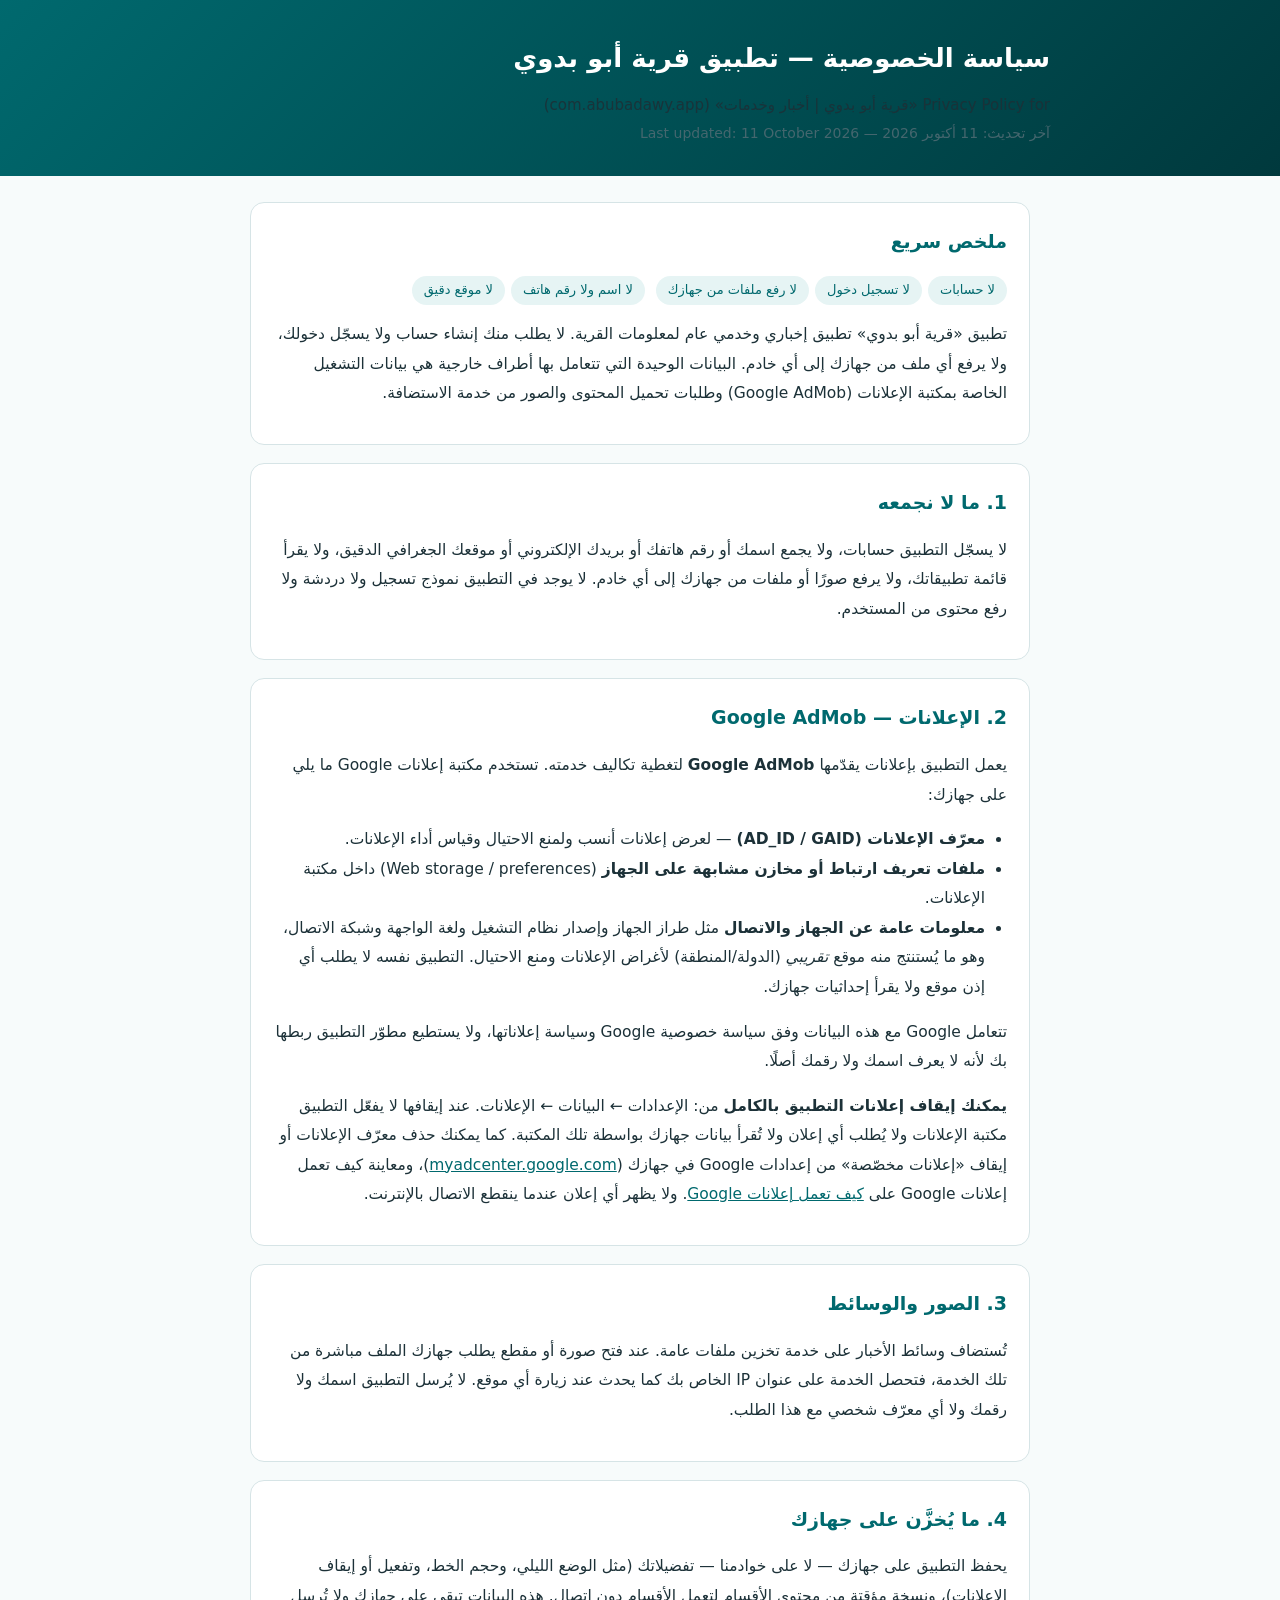
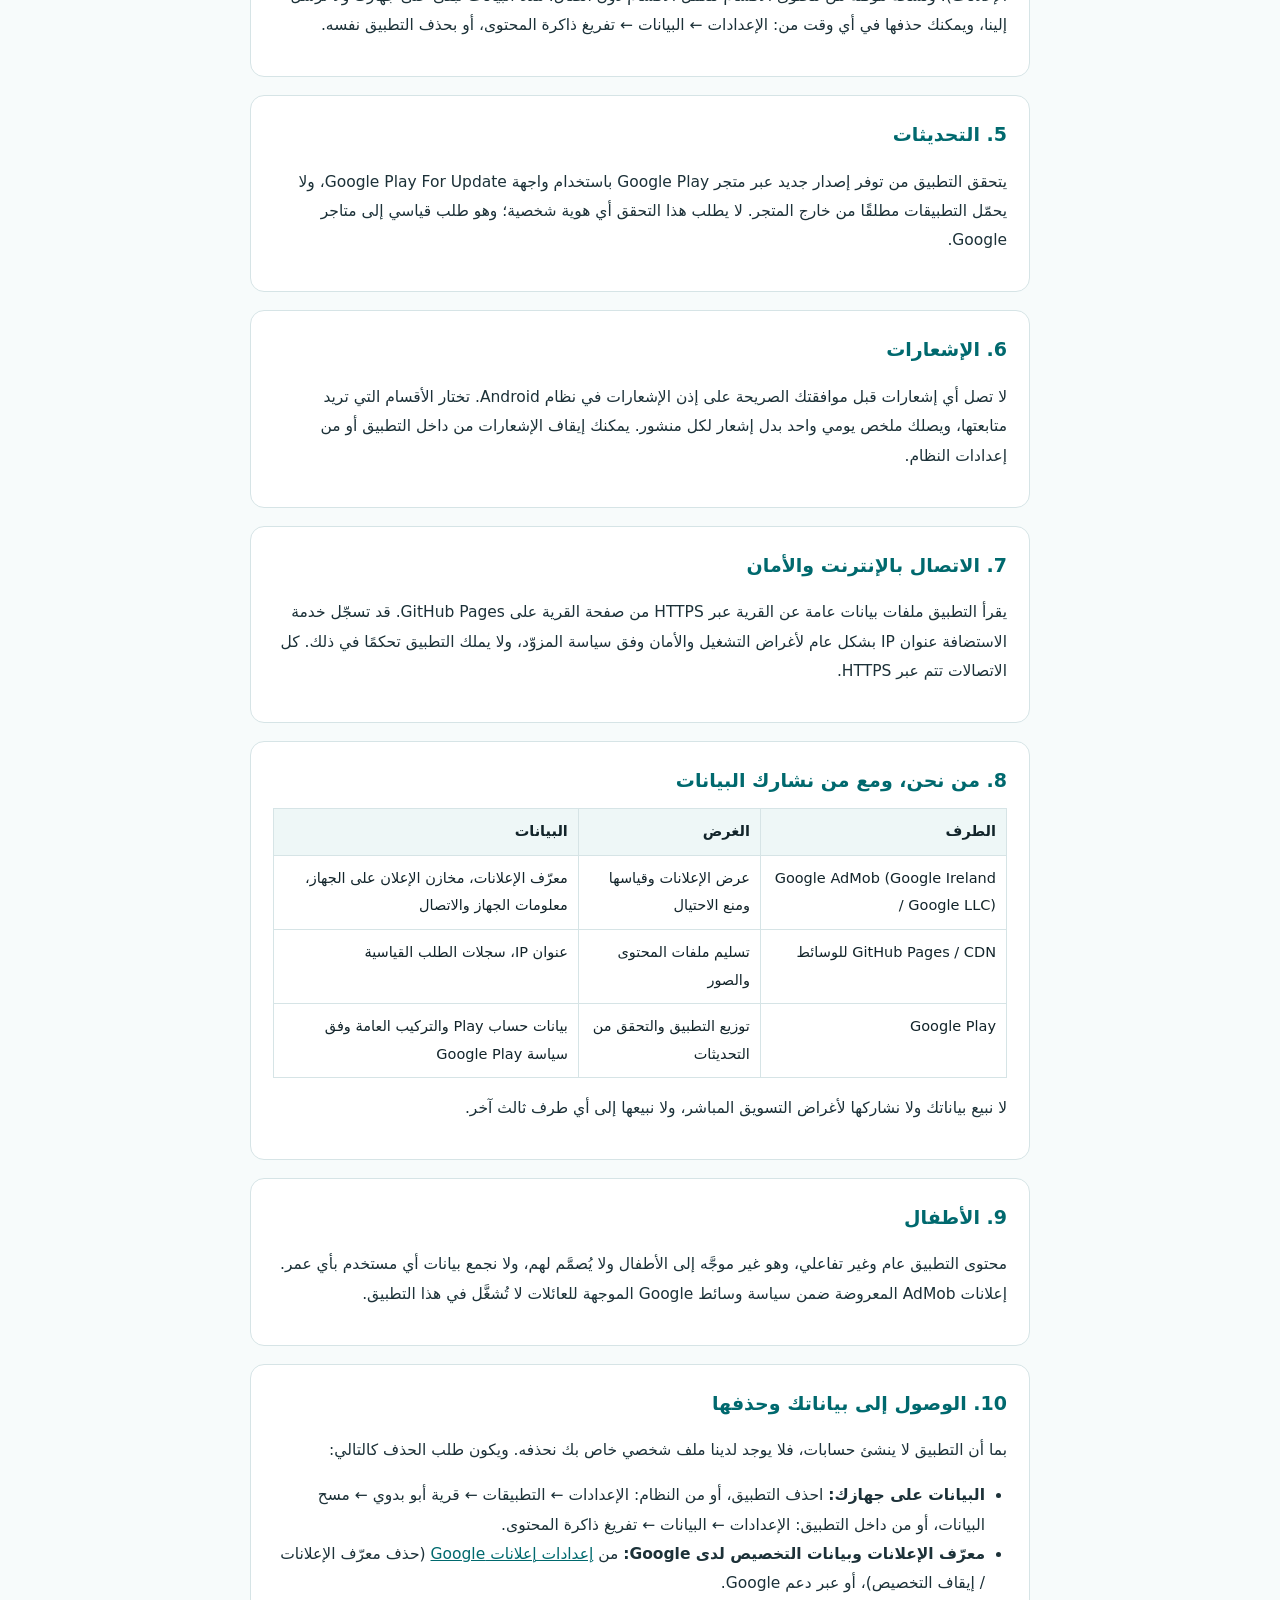
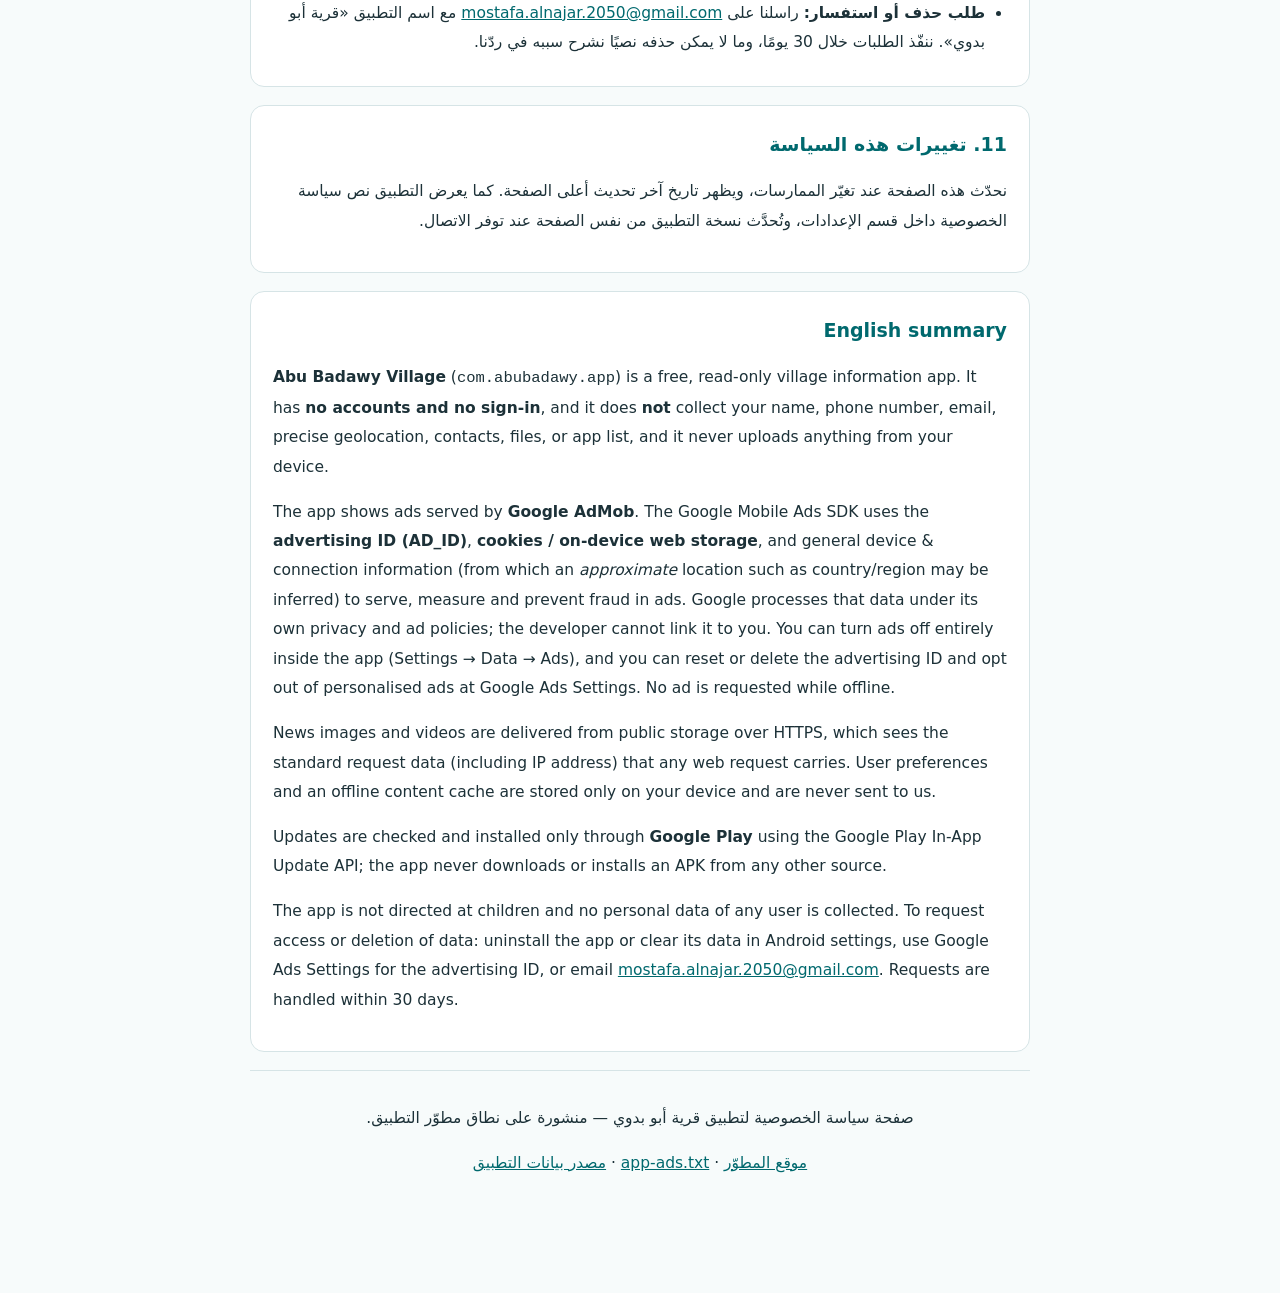
<file: abu-badawy-privacy.html>
<!DOCTYPE html>
<html lang="ar" dir="rtl">
<head>
<meta charset="utf-8">
<meta name="viewport" content="width=device-width, initial-scale=1">
<title>سياسة الخصوصية — تطبيق قرية أبو بدوي | Abu Badawy Village Privacy Policy</title>
<meta name="description" content="سياسة الخصوصية لتطبيق قرية أبو بدوي: ما نجمعه من بيانات، وإعلانات Google AdMob، وطريقة طلب حذف البيانات. Privacy policy for the Abu Badawy Village Android app.">
<meta name="robots" content="index,follow">
<link rel="canonical" href="https://desho2050.github.io/abu-badawy-privacy.html">
<style>
  :root { --ink:#12242a; --muted:#4c6a72; --line:#d6e4e6; --brand:#00696e; --bg:#f7fbfb; }
  * { box-sizing:border-box; }
  body { margin:0; background:var(--bg); color:var(--ink);
    font-family:system-ui,"Segoe UI",Tahoma,"Noto Naskh Arabic",Arial,sans-serif; line-height:1.9; }
  header { background:linear-gradient(135deg,var(--brand),#00393d); color:#fff; padding:34px 20px 30px; }
  header .wrap { max-width:820px; margin:0 auto; }
  header h1 { margin:0 0 8px; font-size:26px; }
  header p { margin:0; opacity:.9; font-size:15px; }
  main { max-width:820px; margin:0 auto; padding:26px 20px 60px; }
  section { background:#fff; border:1px solid var(--line); border-radius:14px; padding:20px 22px; margin:0 0 18px; }
  h2 { margin:0 0 10px; font-size:19px; color:var(--brand); }
  h3 { margin:18px 0 6px; font-size:16px; }
  p, li { font-size:15.5px; color:#1c3138; }
  ul { padding-inline-start:22px; margin:8px 0; }
  table { width:100%; border-collapse:collapse; margin:10px 0; font-size:14.5px; }
  th, td { border:1px solid var(--line); padding:9px 10px; text-align:right; vertical-align:top; }
  th { background:#eef7f7; }
  .en { direction:ltr; text-align:left; font-family:system-ui,"Segoe UI",Arial,sans-serif; }
  .en th, .en td { text-align:left; }
  .tag { display:inline-block; background:#e6f4f4; color:var(--brand); border-radius:999px;
    padding:2px 12px; font-size:13px; margin-inline-end:6px; }
  a { color:var(--brand); }
  footer { border-top:1px solid var(--line); padding:18px 20px 40px; text-align:center; color:var(--muted); font-size:14px; }
  .upd { font-size:14px; color:var(--muted); }
</style>
</head>
<body>
<header>
  <div class="wrap">
    <h1>سياسة الخصوصية — تطبيق قرية أبو بدوي</h1>
    <p>Privacy Policy for «قرية أبو بدوي | أخبار وخدمات» (com.abubadawy.app)</p>
    <p class="upd">آخر تحديث: 11 أكتوبر 2026 — Last updated: 11 October 2026</p>
  </div>
</header>

<main>
  <section>
    <h2>ملخص سريع</h2>
    <p>
      <span class="tag">لا حسابات</span><span class="tag">لا تسجيل دخول</span><span class="tag">لا رفع ملفات من جهازك</span>
      <span class="tag">لا اسم ولا رقم هاتف</span><span class="tag">لا موقع دقيق</span>
    </p>
    <p>
      تطبيق «قرية أبو بدوي» تطبيق إخباري وخدمي عام لمعلومات القرية. لا يطلب منك إنشاء حساب ولا يسجّل دخولك،
      ولا يرفع أي ملف من جهازك إلى أي خادم. البيانات الوحيدة التي تتعامل بها أطراف خارجية هي بيانات التشغيل
      الخاصة بمكتبة الإعلانات (Google AdMob) وطلبات تحميل المحتوى والصور من خدمة الاستضافة.
    </p>
  </section>

  <section>
    <h2>1. ما لا نجمعه</h2>
    <p>
      لا يسجّل التطبيق حسابات، ولا يجمع اسمك أو رقم هاتفك أو بريدك الإلكتروني أو موقعك الجغرافي الدقيق،
      ولا يقرأ قائمة تطبيقاتك، ولا يرفع صورًا أو ملفات من جهازك إلى أي خادم. لا يوجد في التطبيق نموذج تسجيل
      ولا دردشة ولا رفع محتوى من المستخدم.
    </p>
  </section>

  <section>
    <h2>2. الإعلانات — Google AdMob</h2>
    <p>
      يعمل التطبيق بإعلانات يقدّمها <strong>Google AdMob</strong> لتغطية تكاليف خدمته. تستخدم مكتبة إعلانات Google
      ما يلي على جهازك:
    </p>
    <ul>
      <li><strong>معرّف الإعلانات (AD_ID / GAID)</strong> — لعرض إعلانات أنسب ولمنع الاحتيال وقياس أداء الإعلانات.</li>
      <li><strong>ملفات تعريف ارتباط أو مخازن مشابهة على الجهاز</strong> (Web storage / preferences) داخل مكتبة الإعلانات.</li>
      <li><strong>معلومات عامة عن الجهاز والاتصال</strong> مثل طراز الجهاز وإصدار نظام التشغيل ولغة الواجهة وشبكة الاتصال،
          وهو ما يُستنتج منه موقع <em>تقريبي</em> (الدولة/المنطقة) لأغراض الإعلانات ومنع الاحتيال. التطبيق نفسه لا يطلب
          أي إذن موقع ولا يقرأ إحداثيات جهازك.</li>
    </ul>
    <p>
      تتعامل Google مع هذه البيانات وفق سياسة خصوصية Google وسياسة إعلاناتها، ولا يستطيع مطوّر التطبيق ربطها بك
      لأنه لا يعرف اسمك ولا رقمك أصلًا.
    </p>
    <p>
      <strong>يمكنك إيقاف إعلانات التطبيق بالكامل</strong> من: الإعدادات ← البيانات ← الإعلانات. عند إيقافها لا يفعّل
      التطبيق مكتبة الإعلانات ولا يُطلب أي إعلان ولا تُقرأ بيانات جهازك بواسطة تلك المكتبة. كما يمكنك حذف معرّف الإعلانات
      أو إيقاف «إعلانات مخصّصة» من إعدادات Google في جهازك
      (<a href="https://myadcenter.google.com/" rel="nofollow">myadcenter.google.com</a>)،
      ومعاينة كيف تعمل إعلانات Google على
      <a href="https://www.google.com/ads/how-ads-work/" rel="nofollow">كيف تعمل إعلانات Google</a>.
      ولا يظهر أي إعلان عندما ينقطع الاتصال بالإنترنت.
    </p>
  </section>

  <section>
    <h2>3. الصور والوسائط</h2>
    <p>
      تُستضاف وسائط الأخبار على خدمة تخزين ملفات عامة. عند فتح صورة أو مقطع يطلب جهازك الملف مباشرة من تلك الخدمة،
      فتحصل الخدمة على عنوان IP الخاص بك كما يحدث عند زيارة أي موقع. لا يُرسل التطبيق اسمك ولا رقمك ولا أي معرّف شخصي
      مع هذا الطلب.
    </p>
  </section>

  <section>
    <h2>4. ما يُخزَّن على جهازك</h2>
    <p>
      يحفظ التطبيق على جهازك — لا على خوادمنا — تفضيلاتك (مثل الوضع الليلي، وحجم الخط، وتفعيل أو إيقاف الإعلانات)،
      ونسخة مؤقتة من محتوى الأقسام لتعمل الأقسام دون اتصال. هذه البيانات تبقى على جهازك ولا تُرسل إلينا،
      ويمكنك حذفها في أي وقت من: الإعدادات ← البيانات ← تفريغ ذاكرة المحتوى، أو بحذف التطبيق نفسه.
    </p>
  </section>

  <section>
    <h2>5. التحديثات</h2>
    <p>
    يتحقق التطبيق من توفر إصدار جديد عبر متجر Google Play باستخدام واجهة Google Play For Update، ولا يحمّل التطبيقات
    مطلقًا من خارج المتجر. لا يطلب هذا التحقق أي هوية شخصية؛ وهو طلب قياسي إلى متاجر Google.
    </p>
  </section>

  <section>
    <h2>6. الإشعارات</h2>
    <p>
      لا تصل أي إشعارات قبل موافقتك الصريحة على إذن الإشعارات في نظام Android. تختار الأقسام التي تريد متابعتها،
      ويصلك ملخص يومي واحد بدل إشعار لكل منشور. يمكنك إيقاف الإشعارات من داخل التطبيق أو من إعدادات النظام.
    </p>
  </section>

  <section>
    <h2>7. الاتصال بالإنترنت والأمان</h2>
    <p>
      يقرأ التطبيق ملفات بيانات عامة عن القرية عبر HTTPS من صفحة القرية على GitHub Pages. قد تسجّل خدمة الاستضافة
      عنوان IP بشكل عام لأغراض التشغيل والأمان وفق سياسة المزوّد، ولا يملك التطبيق تحكمًا في ذلك. كل الاتصالات تتم عبر HTTPS.
    </p>
  </section>

  <section>
    <h2>8. من نحن، ومع من نشارك البيانات</h2>
    <table>
      <tr><th>الطرف</th><th>الغرض</th><th>البيانات</th></tr>
      <tr>
        <td>Google AdMob (Google Ireland / Google LLC)</td>
        <td>عرض الإعلانات وقياسها ومنع الاحتيال</td>
        <td>معرّف الإعلانات، مخازن الإعلان على الجهاز، معلومات الجهاز والاتصال</td>
      </tr>
      <tr>
        <td>GitHub Pages / CDN للوسائط</td>
        <td>تسليم ملفات المحتوى والصور</td>
        <td>عنوان IP، سجلات الطلب القياسية</td>
      </tr>
      <tr>
        <td>Google Play</td>
        <td>توزيع التطبيق والتحقق من التحديثات</td>
        <td>بيانات حساب Play والتركيب العامة وفق سياسة Google Play</td>
      </tr>
    </table>
    <p>لا نبيع بياناتك ولا نشاركها لأغراض التسويق المباشر، ولا نبيعها إلى أي طرف ثالث آخر.</p>
  </section>

  <section>
    <h2>9. الأطفال</h2>
    <p>
      محتوى التطبيق عام وغير تفاعلي، وهو غير موجَّه إلى الأطفال ولا يُصمَّم لهم، ولا نجمع بيانات أي مستخدم بأي عمر.
      إعلانات AdMob المعروضة ضمن سياسة وسائط Google الموجهة للعائلات لا تُشغَّل في هذا التطبيق.
    </p>
  </section>

  <section>
    <h2>10. الوصول إلى بياناتك وحذفها</h2>
    <p>
      بما أن التطبيق لا ينشئ حسابات، فلا يوجد لدينا ملف شخصي خاص بك نحذفه. ويكون طلب الحذف كالتالي:
    </p>
    <ul>
      <li><strong>البيانات على جهازك:</strong> احذف التطبيق، أو من النظام: الإعدادات ← التطبيقات ← قرية أبو بدوي ← مسح البيانات،
          أو من داخل التطبيق: الإعدادات ← البيانات ← تفريغ ذاكرة المحتوى.</li>
      <li><strong>معرّف الإعلانات وبيانات التخصيص لدى Google:</strong> من <a href="https://myadcenter.google.com/" rel="nofollow">إعدادات إعلانات Google</a>
          (حذف معرّف الإعلانات / إيقاف التخصيص)، أو عبر دعم Google.</li>
      <li><strong>طلب حذف أو استفسار:</strong> راسلنا على
          <a href="mailto:mostafa.alnajar.2050@gmail.com" dir="ltr">mostafa.alnajar.2050@gmail.com</a>
          مع اسم التطبيق «قرية أبو بدوي». ننفّذ الطلبات خلال 30 يومًا، وما لا يمكن حذفه نصيًا نشرح سببه في ردّنا.</li>
    </ul>
  </section>

  <section>
    <h2>11. تغييرات هذه السياسة</h2>
    <p>
      نحدّث هذه الصفحة عند تغيّر الممارسات، ويظهر تاريخ آخر تحديث أعلى الصفحة. كما يعرض التطبيق نص سياسة الخصوصية
      داخل قسم الإعدادات، وتُحدَّث نسخة التطبيق من نفس الصفحة عند توفر الاتصال.
    </p>
  </section>

  <section>
    <h2>English summary</h2>
    <div class="en">
      <p>
        <strong>Abu Badawy Village</strong> (<code>com.abubadawy.app</code>) is a free, read-only village information app.
        It has <strong>no accounts and no sign-in</strong>, and it does <strong>not</strong> collect your name, phone number,
        email, precise geolocation, contacts, files, or app list, and it never uploads anything from your device.
      </p>
      <p>
        The app shows ads served by <strong>Google AdMob</strong>. The Google Mobile Ads SDK uses the
        <strong>advertising ID (AD_ID)</strong>, <strong>cookies / on-device web storage</strong>, and general
        device &amp; connection information (from which an <em>approximate</em> location such as country/region may be
        inferred) to serve, measure and prevent fraud in ads. Google processes that data under its own privacy and
        ad policies; the developer cannot link it to you. You can turn ads off entirely inside the app
        (Settings → Data → Ads), and you can reset or delete the advertising ID and opt out of personalised ads at
        Google Ads Settings. No ad is requested while offline.
      </p>
      <p>
        News images and videos are delivered from public storage over HTTPS, which sees the standard request data
        (including IP address) that any web request carries. User preferences and an offline content cache are stored
        only on your device and are never sent to us.
      </p>
      <p>
        Updates are checked and installed only through <strong>Google Play</strong> using the Google Play In-App Update
        API; the app never downloads or installs an APK from any other source.
      </p>
      <p>
        The app is not directed at children and no personal data of any user is collected. To request access or deletion
        of data: uninstall the app or clear its data in Android settings, use Google Ads Settings for the advertising ID,
        or email <a href="mailto:mostafa.alnajar.2050@gmail.com">mostafa.alnajar.2050@gmail.com</a>. Requests are handled
        within 30 days.
      </p>
    </div>
  </section>

  <footer>
    <p>صفحة سياسة الخصوصية لتطبيق قرية أبو بدوي — منشورة على نطاق مطوّر التطبيق.</p>
    <p><a href="./">موقع المطوّر</a> · <a href="./app-ads.txt">app-ads.txt</a> · <a href="https://desho2050.github.io/abu-badawy-feed/">مصدر بيانات التطبيق</a></p>
  </footer>
</main>
</body>
</html>
</file>
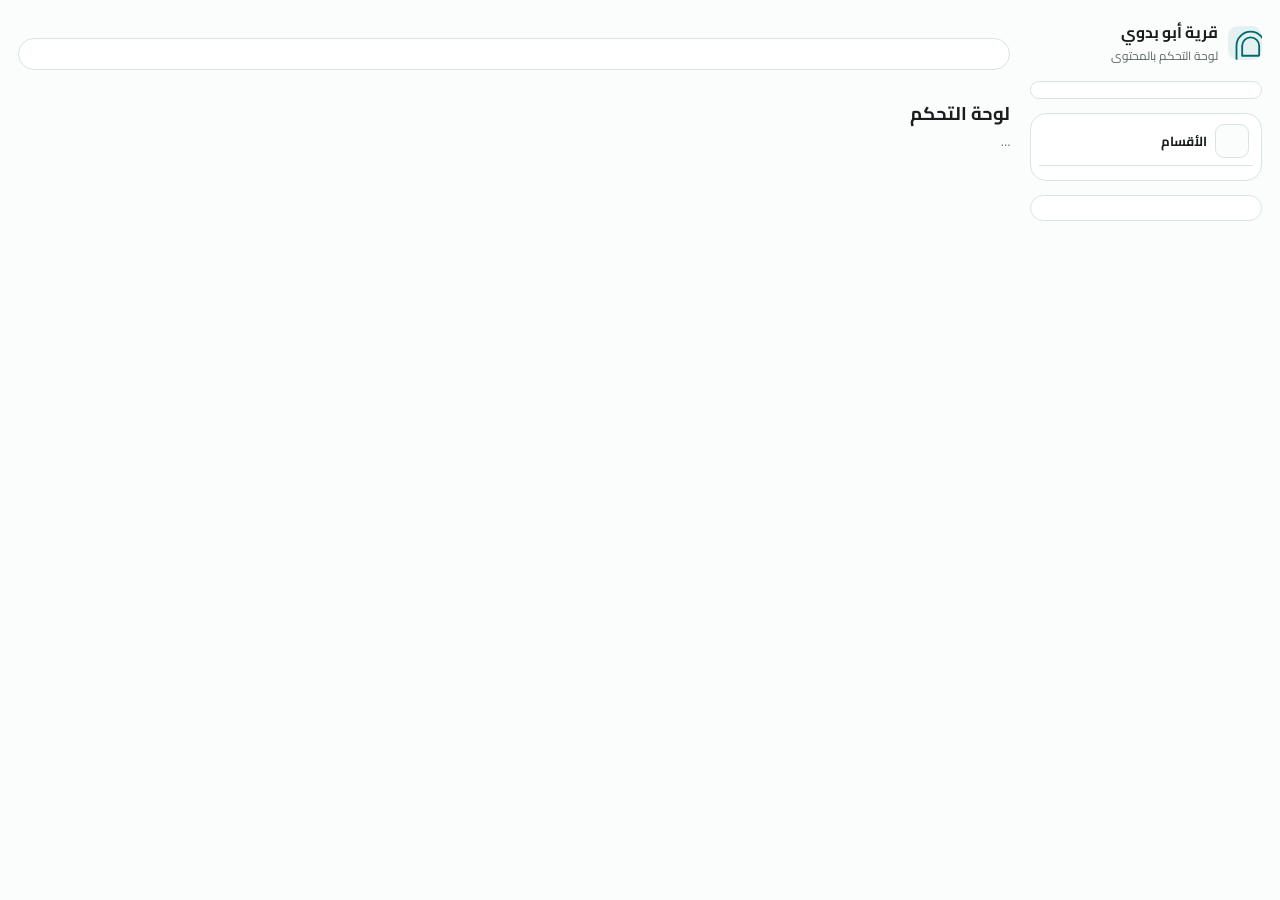
<file: admin.html>
<!DOCTYPE html>
<html lang="ar" dir="rtl">
<head>
<meta charset="utf-8">
<meta name="viewport" content="width=device-width, initial-scale=1">
<meta name="robots" content="noindex, nofollow">
<title>لمحة: لوحة الإدارة انتقلت</title>
<meta http-equiv="refresh" content="0; url=dashboard.html">
<link href="https://fonts.googleapis.com/css2?family=Cairo:wght@400;600;700&display=swap" rel="stylesheet">
<link rel="stylesheet" href="style.css">
</head>
<body>
<main style="padding:24px">
  <p>لوحة الإدارة أصبحت <a href="dashboard.html">لوحة التحكم بالمحتوى</a>.</p>
</main>
<script>location.replace('dashboard.html');</script>
</body>
</html>
</file>
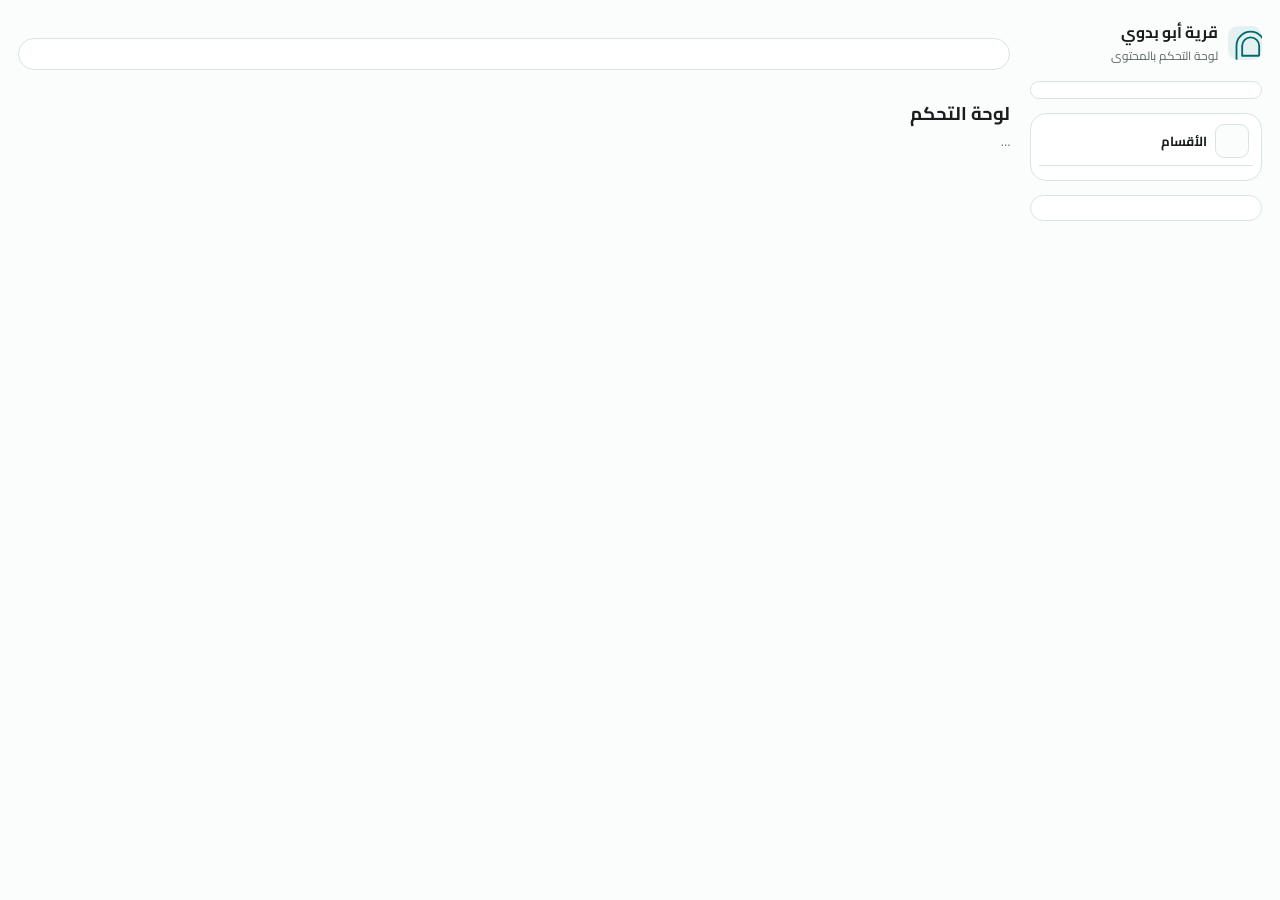
<file: dashboard.html>
<!DOCTYPE html>
<html lang="ar" dir="rtl">
<head>
<meta charset="utf-8">
<meta name="viewport" content="width=device-width, initial-scale=1">
<meta name="robots" content="noindex, nofollow">
<title>لوحة تحكم محتوى قرية أبو بدوي</title>
<meta name="description" content="إدارة أقسام التطبيق وعناصره ووسائطه وأسعاره وقوانينه.">
<link href="https://fonts.googleapis.com/css2?family=Cairo:wght@400;600;700&display=swap" rel="stylesheet">
<link rel="stylesheet" href="style.css">
<link rel="stylesheet" href="dashboard.css">
</head>
<body>
<div class="shell" id="shell">
  <aside class="side">
    <div class="brandrow">
      <img id="brandLogo" src="assets/logo.svg" alt="">
      <div>
        <b id="brandName">قرية أبو بدوي</b>
        <span id="brandTagline">لوحة التحكم بالمحتوى</span>
      </div>
    </div>
    <nav class="nav" id="nav" aria-label="لوحات التحكم"></nav>

    <section class="rail" aria-label="شريط الأقسام">
      <div class="railhead">
        <button type="button" class="iconbtn railtoggle" id="railToggle" aria-expanded="true"
          aria-controls="secnav" title="تصغير الأقسام"></button>
        <b class="railtitle">الأقسام</b>
        <span class="n" id="railTotal"></span>
      </div>
      <nav class="secnav" id="secnav"></nav>
    </section>

    <div class="who" id="who"></div>
  </aside>

  <main class="main">
    <div id="gate" class="card"></div>
    <div id="banner"></div>
    <div class="top">
      <div>
        <h1 id="panelTitle">لوحة التحكم</h1>
        <div class="sub" id="panelSub">…</div>
      </div>
      <div class="spacer"></div>
      <div class="btnrow" id="topActions"></div>
    </div>
    <div id="panel" class="main"></div>
  </main>
</div>

<div id="toastHost"></div>
<noscript><p style="padding:20px">لوحة التحكم تحتاج JavaScript. المحتوى العام متاح بدون scripting على index.html.</p></noscript>
<script type="module" src="js/app.js"></script>
</body>
</html>
</file>
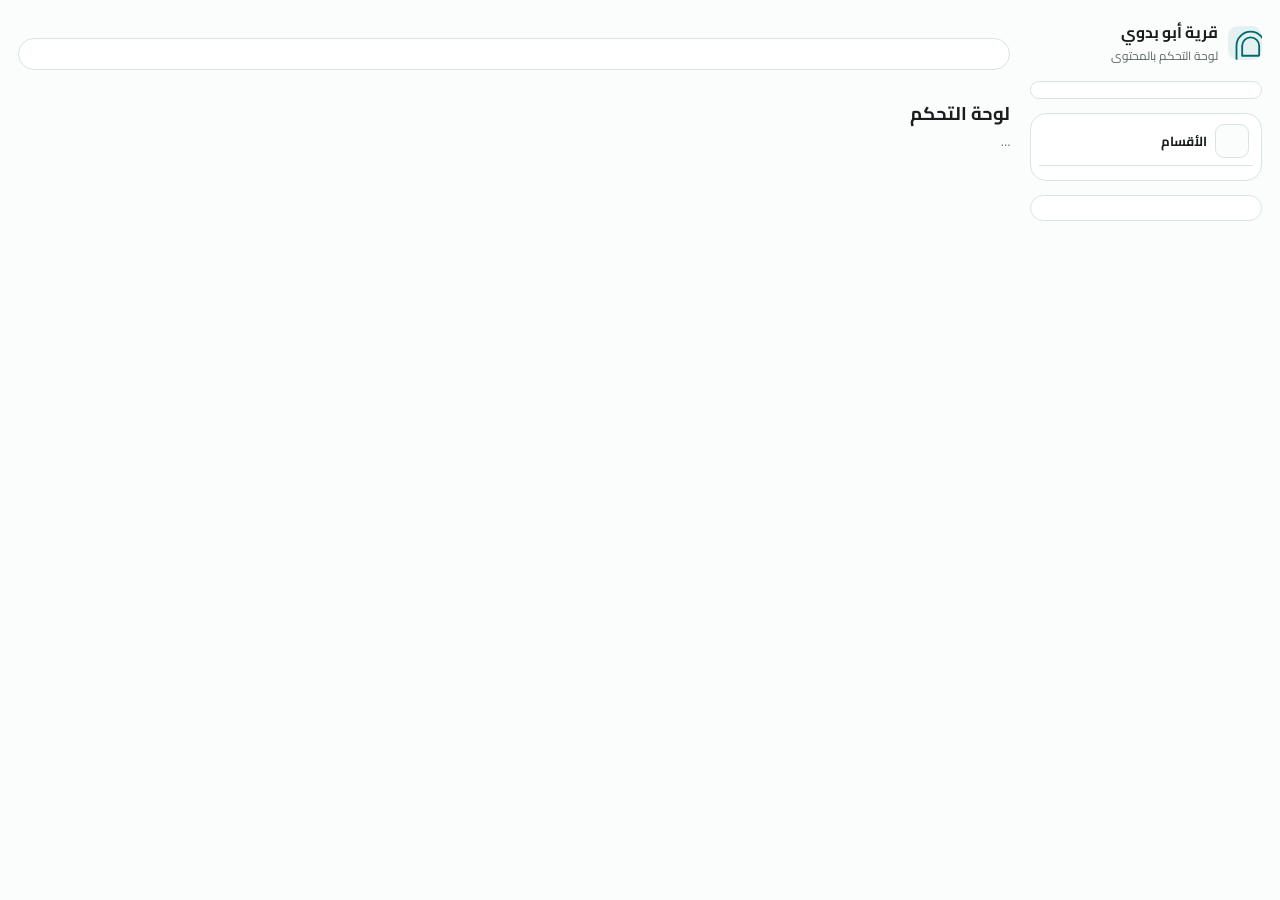
<file: editor.html>
<!DOCTYPE html>
<html lang="ar" dir="rtl">
<head>
<meta charset="utf-8">
<meta name="viewport" content="width=device-width, initial-scale=1">
<meta name="robots" content="noindex, nofollow">
<title>لمحة: محرّر JSON انتقل إلى لوحة التحكم</title>
<meta http-equiv="refresh" content="0; url=dashboard.html#items">
<link href="https://fonts.googleapis.com/css2?family=Cairo:wght@400;600;700&display=swap" rel="stylesheet">
<link rel="stylesheet" href="style.css">
</head>
<body>
<main class="wrap" style="padding:28px">
  <p>التحرير اليدوي للـ JSON صار داخل <a href="dashboard.html#items">لوحة التحكم</a>: تُحفظ العناصر في Supabase ثم ينشرها GitHub Action تلقائيًا.</p>
</main>
<script>location.replace('dashboard.html#items');</script>
</body>
</html>
</file>
<file: style.css>
:root {
  --brand: #00696e;
  --brand-soft: #e3f4f4;
  --ink: #1a1d1e;
  --ink-soft: #5a6465;
  --paper: #fbfdfc;
  --card: #ffffff;
  --line: #d9e4e4;
  --shadow: 0 1px 2px rgba(0, 0, 0, .06), 0 8px 24px rgba(0, 0, 0, .05);
  --radius: 16px;
  --max: 1080px;
}

@media (prefers-color-scheme: dark) {
  :root {
    --brand: #7adadd;
    --brand-soft: #17393b;
    --ink: #e3e9e8;
    --ink-soft: #a9b4b4;
    --paper: #15181a;
    --card: #1d2223;
    --line: #333d3e;
    --shadow: 0 1px 2px rgba(0, 0, 0, .5);
  }
}

* { box-sizing: border-box; }

body {
  margin: 0;
  background: var(--paper);
  color: var(--ink);
  font-family: "Cairo", "Segoe UI", Tahoma, system-ui, sans-serif;
  line-height: 1.75;
  -webkit-text-size-adjust: 100%;
}

.wrap { max-width: var(--max); margin: 0 auto; padding: 0 16px; }

.site-header {
  position: sticky;
  top: 0;
  z-index: 10;
  background: color-mix(in srgb, var(--card) 88%, transparent);
  backdrop-filter: blur(8px);
  border-bottom: 1px solid var(--line);
}

.header-row { display: flex; flex-wrap: wrap; align-items: center; gap: 12px; padding: 10px 16px; }
.brand { display: flex; align-items: center; gap: 12px; margin-inline-end: auto; }
.brand img { border-radius: 12px; }
.brand h1 { margin: 0; font-size: 1.15rem; line-height: 1.3; }
.tagline { margin: 0; font-size: .8rem; color: var(--ink-soft); }

.section-nav { display: flex; flex-wrap: wrap; gap: 6px; width: 100%; }
.section-nav a {
  font-size: .82rem;
  color: var(--ink);
  text-decoration: none;
  padding: 5px 11px;
  border: 1px solid var(--line);
  border-radius: 999px;
  background: var(--card);
  white-space: nowrap;
}
.section-nav a:hover { border-color: var(--brand); color: var(--brand); }

main { padding: 20px 0 40px; }

.ab-section { margin: 0 0 30px; scroll-margin-top: 120px; }
.ab-section-title {
  font-size: 1.25rem;
  margin: 0 0 4px;
  padding-inline-start: 12px;
  border-inline-start: 4px solid var(--brand);
}
.ab-section-sub { margin: 0 0 14px; color: var(--ink-soft); font-size: .9rem; }
.ab-updated, .ab-note { color: var(--ink-soft); font-size: .78rem; }

.ab-item {
  background: var(--card);
  border: 1px solid var(--line);
  border-radius: var(--radius);
  padding: 16px;
  margin-bottom: 12px;
  box-shadow: var(--shadow);
  display: grid;
  gap: 8px;
  grid-template-columns: auto 1fr;
  align-items: start;
}
.ab-item > .ab-thumb { grid-row: 1 / span 6; }
.ab-item > .ab-head,
.ab-item > .ab-item-subtitle,
.ab-item > .ab-fields,
.ab-item > .ab-tags,
.ab-item > .ab-body,
.ab-item > .ab-foot { grid-column: 2; }
.ab-item > :not(.ab-thumb):first-child { grid-column: 2; }

.ab-thumb { width: 92px; height: 92px; object-fit: cover; border-radius: 14px; background: var(--brand-soft); }
.ab-head { display: flex; align-items: baseline; gap: 8px; flex-wrap: wrap; }
.ab-item-title { margin: 0; font-size: 1.02rem; }
.ab-date { color: var(--ink-soft); font-size: .76rem; margin-inline-start: auto; }
.ab-flag {
  background: #b3261e;
  color: #fff;
  font-size: .68rem;
  padding: 2px 8px;
  border-radius: 999px;
}
.ab-item-subtitle { margin: 0; color: var(--ink-soft); font-size: .88rem; }
.ab-body { font-size: .93rem; }
.ab-body h2 { font-size: 1rem; margin: 14px 0 6px; }
.ab-body ul { padding-inline-start: 20px; margin: 8px 0; }
.ab-body img { max-width: 100%; height: auto; border-radius: 12px; }

.ab-fields { display: flex; flex-wrap: wrap; gap: 6px; }
.ab-field {
  font-size: .76rem;
  background: var(--brand-soft);
  color: var(--ink);
  padding: 3px 9px;
  border-radius: 8px;
}
.ab-tags { display: flex; gap: 6px; flex-wrap: wrap; }
.ab-tag { font-size: .72rem; color: var(--brand); border: 1px dashed var(--brand); padding: 1px 8px; border-radius: 999px; }
.ab-foot { display: flex; gap: 12px; flex-wrap: wrap; align-items: center; font-size: .76rem; }
.ab-source { color: var(--brand); text-decoration: none; }
.ab-credit { color: var(--ink-soft); }
.ab-pinned { border-color: var(--brand); }
.ab-empty { color: var(--ink-soft); font-size: .88rem; }

.ab-rates {
  display: grid;
  gap: 8px;
  grid-template-columns: repeat(auto-fill, minmax(220px, 1fr));
}
.ab-rate {
  background: var(--card);
  border: 1px solid var(--line);
  border-radius: 12px;
  padding: 12px 14px;
  display: flex;
  gap: 8px;
  align-items: baseline;
}
.ab-rate-name { font-size: .86rem; }
.ab-rate-value { margin-inline-start: auto; font-weight: 700; }
.ab-rate-change { font-size: .74rem; color: var(--brand); }

.notice {
  background: var(--brand-soft);
  border: 1px solid var(--line);
  border-radius: var(--radius);
  padding: 14px 16px;
  margin-bottom: 18px;
  font-size: .9rem;
}
.loading { color: var(--ink-soft); padding: 30px 0; text-align: center; }

.site-footer {
  border-top: 1px solid var(--line);
  padding: 18px 0 30px;
  font-size: .84rem;
  color: var(--ink-soft);
}
.site-footer a { color: var(--brand); text-decoration: none; }
.fine { font-size: .74rem; }

@media (max-width: 640px) {
  .ab-item { grid-template-columns: 1fr; }
  .ab-item > .ab-thumb { grid-row: auto; width: 100%; height: 170px; }
  .ab-item > .ab-head,
  .ab-item > .ab-item-subtitle,
  .ab-item > .ab-fields,
  .ab-item > .ab-tags,
  .ab-item > .ab-body,
  .ab-item > .ab-foot { grid-column: 1; }
  .brand h1 { font-size: 1rem; }
}

/* وسائط المنشور الذي يرفعه مدير الموقع */
.ab-media-wrap {
  grid-column: 1 / -1;
  display: grid;
  gap: 8px;
  grid-template-columns: repeat(auto-fill, minmax(220px, 1fr));
  margin-top: 10px;
}
.ab-media-img,
.ab-media {
  width: 100%;
  border-radius: 12px;
  background: #0b0f10;
  display: block;
}
.ab-media { aspect-ratio: 16 / 9; }
.ab-media-audio { width: 100%; margin-top: 6px; }
</file>
<file: dashboard.css>
/* لوحة تحكم محتوى قرية أبو بدوي — تستخدم متغيّرات style.css (فاتح/داكن تلقائيًا). */

.shell {
  display: grid;
  grid-template-columns: 232px minmax(0, 1fr);
  gap: 20px;
  align-items: start;
  padding: 18px;
  min-height: 100vh;
}

/* ── القائمة الجانبية ─────────────────────────────────────────────── */
.side { position: sticky; top: 14px; display: grid; gap: 14px; }
.side .brandrow { display: flex; align-items: center; gap: 10px; }
.side .brandrow img { width: 34px; height: 34px; border-radius: 10px; background: var(--card); }
.side .brandrow b { font-size: .98rem; }
.side .brandrow span { display: block; font-size: .74rem; color: var(--ink-soft); }
.side .brandrow .logobtn { margin-inline-start: auto; min-width: 0; min-height: 26px; padding: 3px 7px; font-size: .68rem; }

.nav { display: grid; gap: 4px; background: var(--card); border: 1px solid var(--line);
  border-radius: var(--radius); padding: 8px; }
.nav button { display: flex; align-items: center; gap: 9px; width: 100%; text-align: right;
  padding: 10px 11px; border: 0; border-radius: 11px; background: transparent; color: var(--ink);
  font-family: inherit; font-size: .9rem; cursor: pointer; }
.nav button:hover { background: var(--brand-soft); }
.nav button.active { background: var(--brand); color: #fff; font-weight: 600; }
.nav button .n { margin-inline-start: auto; font-size: .72rem; opacity: .75; }

.who { background: var(--card); border: 1px solid var(--line); border-radius: var(--radius);
  padding: 12px; font-size: .8rem; color: var(--ink-soft); display: grid; gap: 9px; }
.who b { color: var(--ink); font-size: .84rem; word-break: break-all; }

/* ── الأيقونات والصفوف المشتركة بين القائمة وشريط الأقسام ───────── */
.ic { display: inline-flex; line-height: 0; }
.icell { display: grid; place-items: center; width: 22px; flex: 0 0 22px; color: inherit; }
.ct { overflow: hidden; text-overflow: ellipsis; white-space: nowrap; }

/* ── شريط الأقسام: قائمة جانبية بأسلوب المتاجر، قابلة للتصغير ────── */
.rail { background: var(--card); border: 1px solid var(--line); border-radius: var(--radius);
  padding: 8px; display: grid; gap: 6px; }
.railhead { display: flex; align-items: center; gap: 8px; padding: 2px 4px 7px;
  border-bottom: 1px solid var(--line); }
.railhead b { font-size: .82rem; }
.railhead .n { margin-inline-start: auto; font-size: .72rem; color: var(--ink-soft); }
.railtoggle { display: grid; place-items: center; min-width: 32px; min-height: 32px; padding: 0 6px; }
.secnav { display: grid; gap: 3px; max-height: 44vh; overflow: auto; overscroll-behavior: contain; }
.secnav .sec { display: flex; align-items: center; gap: 9px; width: 100%; text-align: right;
  padding: 9px; border: 0; border-radius: 10px; background: transparent; color: var(--ink);
  font-family: inherit; font-size: .85rem; cursor: pointer; }
.secnav .sec:hover { background: var(--brand-soft); }
.secnav .sec.active { background: var(--brand); color: #fff; font-weight: 600; }
.secnav .sec .n { margin-inline-start: auto; font-size: .7rem; opacity: .75; }

/* الوضع المصغّر: عمود أيقونات فقط */
.shell.railmin { grid-template-columns: 74px minmax(0, 1fr); }
.shell.railmin .brandrow { flex-direction: column; text-align: center; }
.shell.railmin .brandrow > div { display: none; }
.shell.railmin .ct { display: none; }
.shell.railmin .nav button { justify-content: center; padding: 10px 4px; }
.shell.railmin .nav .n { display: none; }
.shell.railmin .railhead { flex-direction: column; gap: 5px; }
.shell.railmin .railhead b { display: none; }
.shell.railmin .railhead .n { margin-inline-start: 0; }
.shell.railmin .secnav .sec { justify-content: center; padding: 9px 4px; position: relative; }
.shell.railmin .secnav .sec .n { position: absolute; inset-block-start: 1px; inset-inline-end: 3px;
  margin: 0; font-size: .58rem; opacity: 1; padding: 0 4px; border-radius: 999px; background: var(--brand-soft); }
.shell.railmin .secnav .sec.active .n { background: rgba(255, 255, 255, .28); }
.shell.railmin .railtoggle svg { transform: rotate(180deg); }
.shell.railmin .who { display: none; }
.shell.railmin .secnav { max-height: none; }
.shell.railmin .side { gap: 10px; }

/* ── الشريط العلوي للمنطقة الرئيسية ───────────────────────────────── */
.top { display: flex; flex-wrap: wrap; align-items: center; gap: 10px; margin-bottom: 14px; }
.top h1 { font-size: 1.15rem; margin: 0; }
.top .sub { font-size: .8rem; color: var(--ink-soft); }
.main { min-width: 0; display: grid; gap: 14px; }

.banner { border-radius: 14px; padding: 11px 14px; font-size: .84rem; border: 1px solid var(--line);
  background: var(--card); display: flex; flex-wrap: wrap; gap: 10px; align-items: center; }
.banner.bad { border-color: #b3413a; color: #b3413a; }
.banner.info { border-color: var(--brand); color: var(--brand); }

/* ── البطاقات والنماذج ───────────────────────────────────────────── */
.card { background: var(--card); border: 1px solid var(--line); border-radius: var(--radius); padding: 15px; }
.card > h2 { font-size: .98rem; margin: 0 0 12px; display: flex; align-items: center; gap: 8px; }
.card > h2 .n { font-size: .74rem; color: var(--ink-soft); font-weight: 400; }
.grid { display: grid; gap: 12px; }
.grid.two { grid-template-columns: 1fr 1fr; }
.grid.three { grid-template-columns: repeat(3, 1fr); }
.grid.four { grid-template-columns: repeat(4, 1fr); }
@media (max-width: 900px) { .grid.two, .grid.three, .grid.four { grid-template-columns: 1fr; } }

label { display: block; font-size: .78rem; color: var(--ink-soft); margin-bottom: 4px; }
input, select, textarea {
  width: 100%; padding: 9px 11px; border: 1px solid var(--line); border-radius: 11px;
  background: var(--paper); color: var(--ink); font-family: inherit; font-size: .88rem;
}
textarea { min-height: 150px; line-height: 1.75; resize: vertical; }
input[type="checkbox"] { width: auto; }
input[type="color"] { padding: 2px; height: 40px; }
input:focus-visible, select:focus-visible, textarea:focus-visible, button:focus-visible {
  outline: 2px solid var(--brand); outline-offset: 2px;
}
.check { display: flex; align-items: center; gap: 8px; font-size: .84rem; color: var(--ink); }

.btn { padding: 9px 18px; border-radius: 999px; border: 1px solid transparent; background: var(--brand);
  color: #fff; font-family: inherit; font-size: .85rem; cursor: pointer; }
.btn.ghost { background: transparent; color: var(--brand); border-color: var(--brand); }
.btn.warn { background: transparent; color: #b3413a; border-color: #c98b86; }
.btn.plain { background: var(--paper); color: var(--ink); border-color: var(--line); }
.btn:disabled { opacity: .45; cursor: not-allowed; }
.btnrow { display: flex; flex-wrap: wrap; gap: 9px; align-items: center; }
.spacer { margin-inline-start: auto; }

/* ── الجداول ─────────────────────────────────────────────────────── */
.table { width: 100%; border-collapse: collapse; font-size: .85rem; }
.table th, .table td { padding: 9px 8px; border-bottom: 1px solid var(--line); text-align: right; vertical-align: middle; }
.table th { font-size: .74rem; color: var(--ink-soft); font-weight: 600; white-space: nowrap; }
.table tr:hover td { background: var(--brand-soft); }
.table .num { width: 68px; }
.table .acts { white-space: nowrap; }
.iconbtn { border: 1px solid var(--line); background: var(--paper); color: var(--ink); border-radius: 9px;
  min-width: 34px; min-height: 34px; padding: 0 8px; cursor: pointer; font-size: .82rem; }
.iconbtn:hover { border-color: var(--brand); color: var(--brand); }
.wrap { overflow-x: auto; }

.tag { display: inline-block; font-size: .7rem; padding: 2px 9px; border-radius: 999px; border: 1px solid var(--line); color: var(--ink-soft); }
.tag.published { color: #2e7d5b; border-color: #2e7d5b; }
.tag.draft { color: #9a6b00; border-color: #c9a227; }
.tag.scheduled { color: #2b5fa8; border-color: #2b5fa8; }
.tag.archived { color: var(--ink-soft); }
.tag.off { color: #b3413a; border-color: #b3413a; }

/* ── الوسائط ─────────────────────────────────────────────────────── */
.drop { border: 2px dashed var(--line); border-radius: 14px; padding: 16px; text-align: center;
  color: var(--ink-soft); cursor: pointer; transition: border-color .15s, background .15s; font-size: .84rem; }
.drop.over { border-color: var(--brand); background: var(--brand-soft); color: var(--brand); }
.thumbs { display: grid; grid-template-columns: repeat(auto-fill, minmax(148px, 1fr)); gap: 11px; }
.thumb { border: 1px solid var(--line); border-radius: 13px; overflow: hidden; background: var(--paper); display: grid; }
.thumb .box { aspect-ratio: 4/3; display: grid; place-items: center; background: #0e1116; color: #cfd8d8; font-size: .74rem; }
.thumb .box img, .thumb .box video { width: 100%; height: 100%; object-fit: cover; display: block; }
.thumb .box.audio { background: var(--paper); color: var(--ink-soft); }
.thumb .foot { display: flex; align-items: center; gap: 6px; padding: 6px 7px; font-size: .72rem; }
.thumb .foot input { font-size: .72rem; padding: 4px 6px; flex: 1; min-width: 0; }
.thumb .note { align-self: start; margin: 6px 7px -2px; font-size: .68rem; padding: 1px 7px;
  border-radius: 999px; background: rgba(0, 0, 0, .6); color: #fff; }
.bar { height: 4px; background: var(--line); }
.bar i { display: block; height: 100%; width: 0; background: var(--brand); transition: width .2s; }

/* ── حالات وإشعارات ─────────────────────────────────────────────── */
.state { font-size: .82rem; padding: 8px 12px; border-radius: 11px; background: var(--paper);
  border: 1px solid var(--line); min-height: 20px; }
.state.ok { border-color: #2e7d5b; color: #2e7d5b; }
.state.bad { border-color: #b3413a; color: #b3413a; }
.toast { position: fixed; inset-inline: 0; bottom: 18px; margin: 0 auto; width: fit-content; max-width: 92vw;
  background: var(--ink); color: var(--paper); padding: 10px 18px; border-radius: 999px; font-size: .84rem;
  box-shadow: var(--shadow); z-index: 40; }
.muted { color: var(--ink-soft); font-size: .8rem; }
.preview { border: 1px solid var(--line); border-radius: 13px; padding: 13px; background: var(--paper);
  font-size: .9rem; line-height: 1.8; overflow-wrap: anywhere; }
.preview h2 { font-size: 1rem; } .preview h3 { font-size: .95rem; }

/* شريط القوائم على الشاشات الصغيرة */
@media (max-width: 860px) {
  .shell { grid-template-columns: 1fr; }
  .side { position: static; }
  .nav { grid-auto-flow: column; grid-auto-columns: max-content; overflow-x: auto; }
  .nav button { width: auto; white-space: nowrap; }

  /* التصغير بلا معنى على عرض ضيق: يعود الشريط موسّعًا وأفقيا */
  .shell.railmin { grid-template-columns: 1fr; }
  .shell.railmin .ct, .shell.railmin .railhead b, .shell.railmin .nav .n { display: inline; }
  .shell.railmin .brandrow { flex-direction: row; text-align: right; }
  .shell.railmin .brandrow > div { display: block; }
  .shell.railmin .nav button { justify-content: flex-start; padding: 10px 11px; }
  .shell.railmin .who { display: grid; }
  .railtoggle { display: none; }
  .railhead { border-bottom: 0; padding-bottom: 0; }
  .secnav { grid-auto-flow: column; grid-auto-columns: max-content; max-height: none; overflow-x: auto; }
  .secnav .sec { width: auto; white-space: nowrap; }
  .shell.railmin .secnav .sec { justify-content: flex-start; padding: 9px; position: static; }
  .shell.railmin .secnav .sec .n { position: static; inset: auto; margin-inline-start: 8px;
    background: none; font-size: .7rem; }
}
</file>
